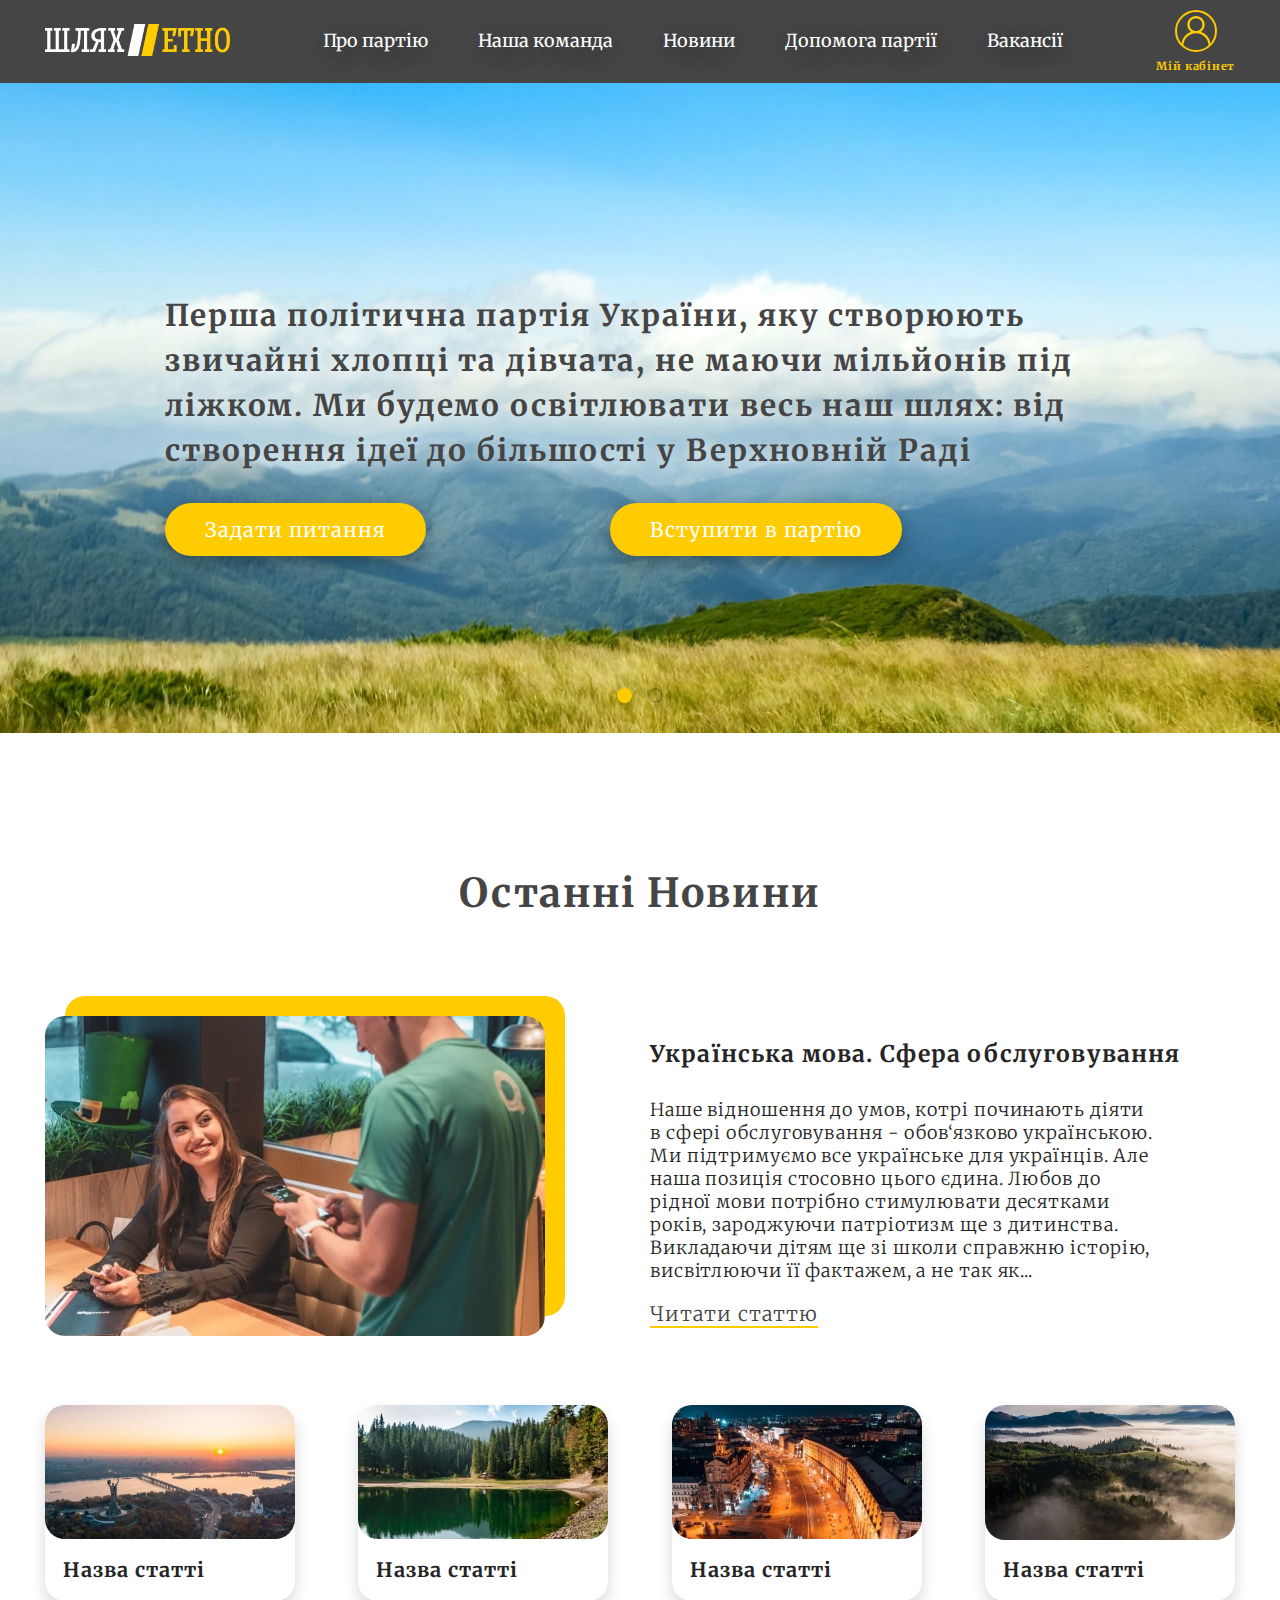
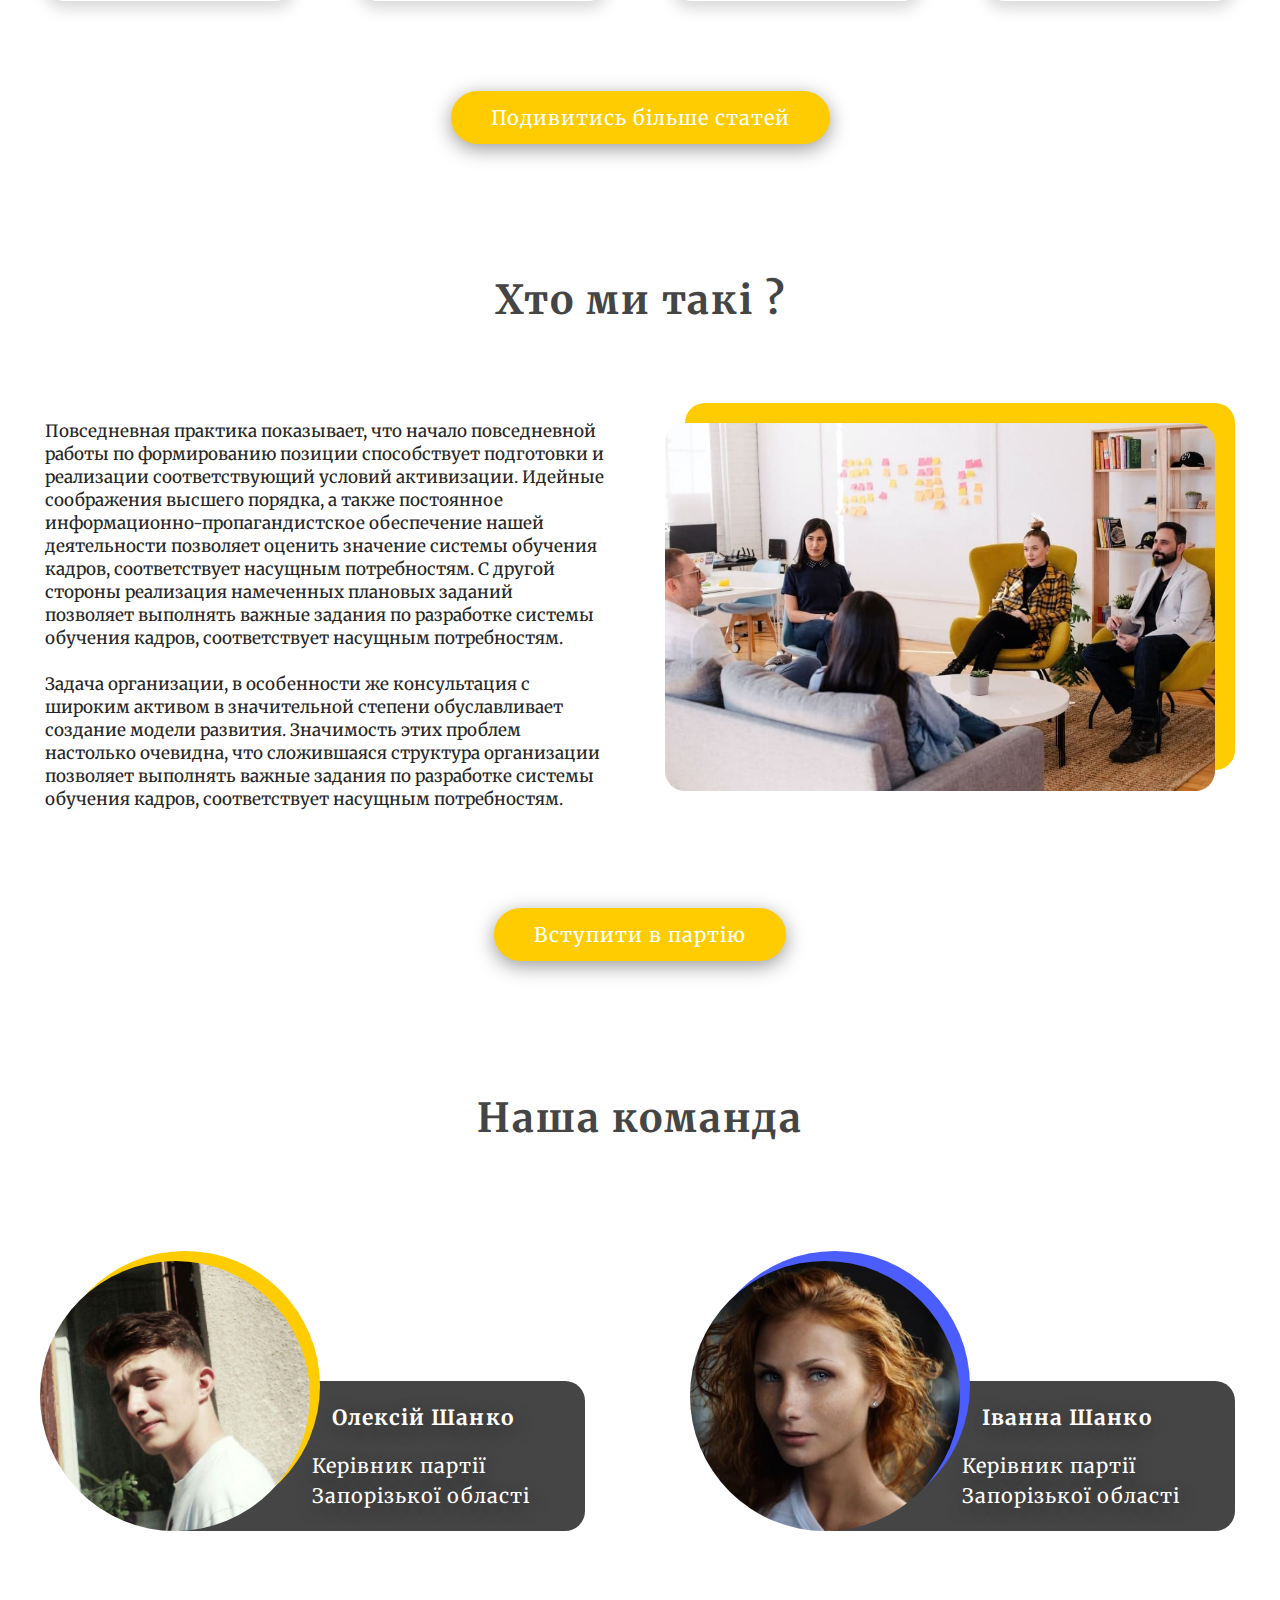
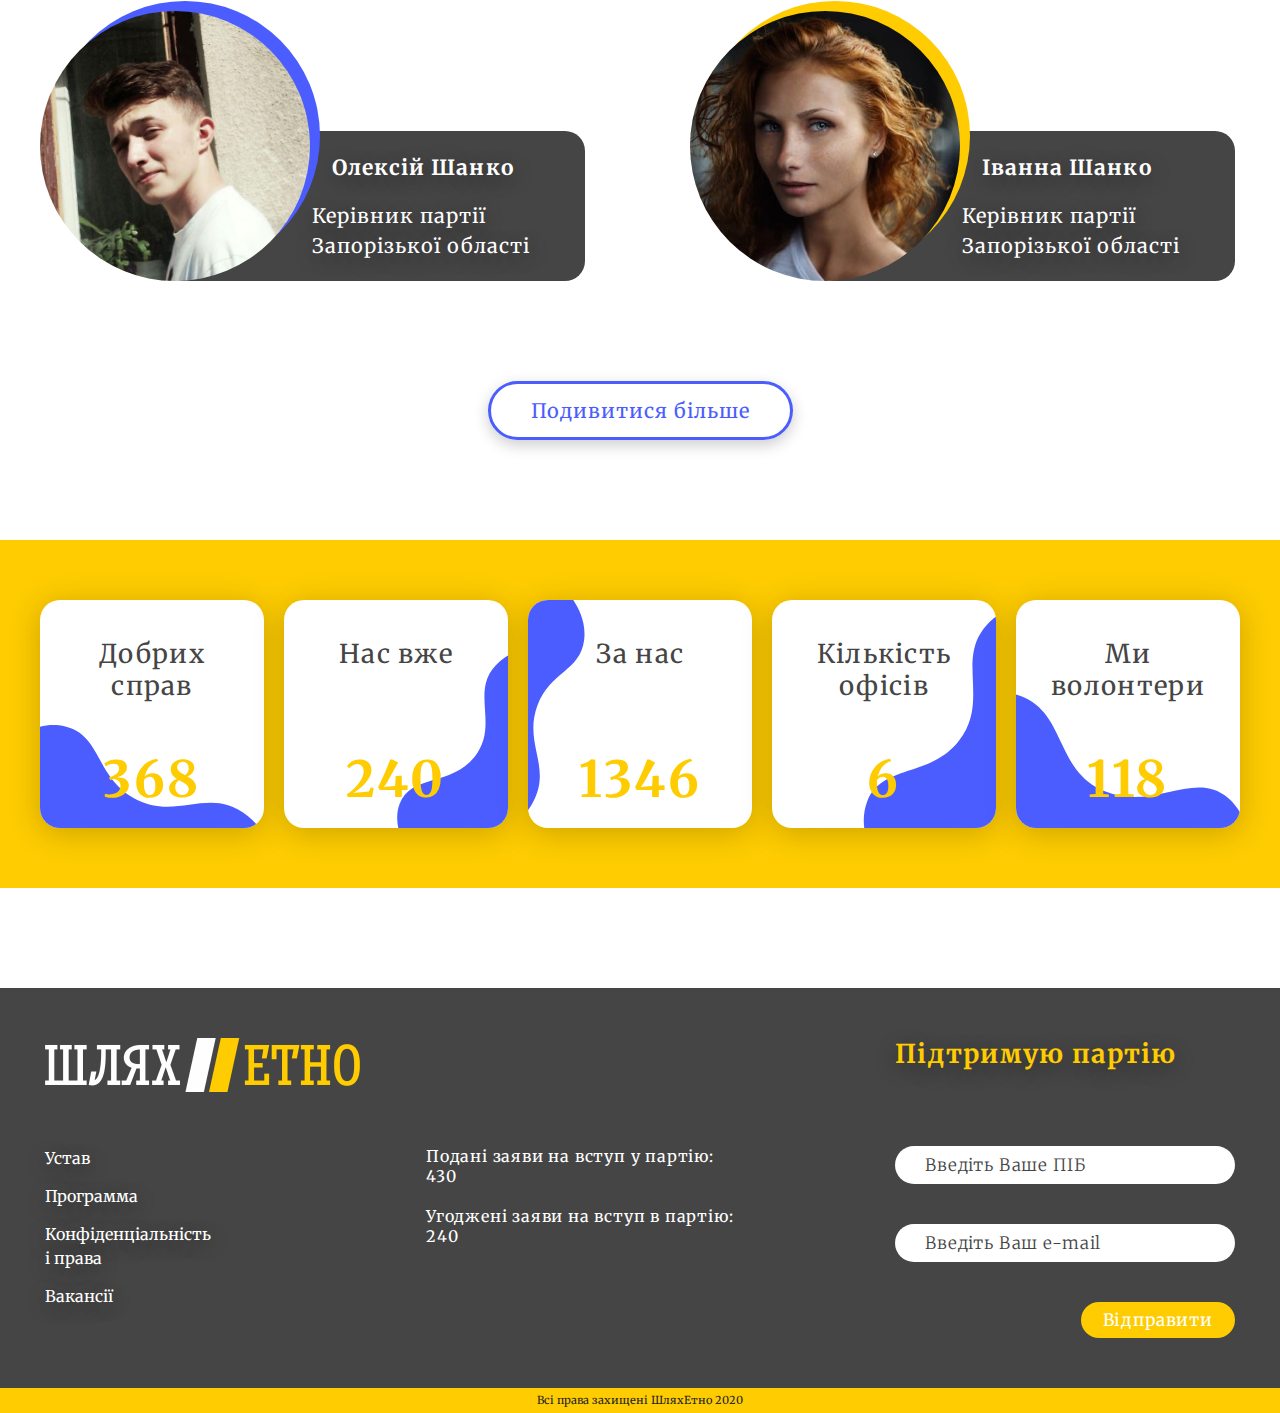
<file: index.html>
<!DOCTYPE html>
<html lang="uk">
  <head>
    <meta charset="UTF-8" />
    <meta http-equiv="X-UA-Compatible" content="IE=edge" />
    <meta name="viewport" content="width=device-width, initial-scale=1.0" />
    <title>Shlyahetno</title>
    <link rel="shortcut icon" href="img/favicon.ico" type="image/x-icon" />
    <link rel="stylesheet" href="css/style.min.css" />
  </head>
  <body>
    <header class="header">
      <div class="container">
        <div class="header__wrapper">
          <div class="header__logo">
            <a href="#" class="header__logo-link"
              ><img src="img/logo.png" alt="шляхетно"
            /></a>
          </div>
          <nav class="menu">
            <ul class="menu__list menu__list_js">
              <li class="menu__list-item menu__list-item_js">
                <a href="">Про партію</a>
              </li>
              <li class="menu__list-item menu__list-item_js">
                <a class="scroll" href="#team">Наша команда</a>
              </li>
              <li class="menu__list-item menu__list-item_js">
                <a class="scroll" href="#news">Новини</a>
              </li>
              <li class="menu__list-item menu__list-item_js">
                <a href="">Допомога партії</a>
              </li>
              <li class="menu__list-item menu__list-item_js">
                <a href="">Вакансії</a>
              </li>
            </ul>
          </nav>
          <a href="#" class="profile">
            <svg
              width="42"
              height="42"
              viewBox="0 0 42 42"
              xmlns="http://www.w3.org/2000/svg"
            >
              <circle cx="21" cy="21" r="20" stroke-width="2" />
              <path
                d="M31.6066 25.3934C29.973 23.7598 28.0283 22.5504 25.9066 21.818C28.1789 20.2529 29.6719 17.6338 29.6719 14.6719C29.6719 9.89004 25.7818 6 21 6C16.2182 6 12.3281 9.89004 12.3281 14.6719C12.3281 17.6338 13.8211 20.2529 16.0934 21.818C13.9717 22.5498 12.027 23.7598 10.3934 25.3934C7.56035 28.2264 6.5 31.4934 6.5 35.5L8.34375 36C8.34375 29.0215 14.0215 23.3438 21 23.3438C27.9785 23.3438 33.6562 29.0215 33.6562 36L35.5 35.5C35.5 31.4934 34.4396 28.2264 31.6066 25.3934ZM21 21C17.5107 21 14.6719 18.1611 14.6719 14.6719C14.6719 11.1826 17.5107 8.34375 21 8.34375C24.4893 8.34375 27.3281 11.1826 27.3281 14.6719C27.3281 18.1611 24.4893 21 21 21Z"
              />
            </svg>
            <div class="profile__text">Мiй кабiнет</div>
          </a>
          <div class="hamburger"><span></span><span></span><span></span></div>
        </div>
      </div>
    </header>
    <main class="main">
      <section class="promo">
        <div class="swiper-container promo__slider">
          <div class="swiper-wrapper">
            <div class="swiper-slide slide-box">
              <img src="img/promo-slider/slide-1.jpg" alt="слайд-1" />
              <p class="promo__text">
                Перша політична партія України, яку створюють звичайні хлопці та
                дівчата, не маючи мільйонів під ліжком. Ми будемо освітлювати
                весь наш шлях: від створення ідеї до більшості у Верхновній Раді
              </p>
              <div class="promo__btns">
                <a href="#" class="btn promo__btn">Задати питання</a>
                <a href="#" class="btn promo__btn">Вступити в партiю</a>
              </div>
            </div>
            <div class="swiper-slide slide-box">
              <img src="img/promo-slider/slide-2.jpeg" alt="слайд-2" />
              <p class="promo__text">
                Перша політична партія України, яку створюють звичайні хлопці та
                дівчата, не маючи мільйонів під ліжком. Ми будемо освітлювати
                весь наш шлях: від створення ідеї до більшості у Верхновній Раді
              </p>
              <div class="promo__btns">
                <a href="#" class="btn promo__btn">Задати питання</a>
                <a href="#" class="btn promo__btn">Вступити в партiю</a>
              </div>
            </div>
          </div>
          <div class="swiper-pagination promo__pagination"></div>
        </div>
      </section>
      <section class="news">
        <div class="container">
          <h2 class="title" id="news">Останнi Новини</h2>
          <div class="tabs">
            <div class="tabs__wrapper">
              <div class="tabs__block is-active tab-1">
                <div class="tabs__content">
                  <div class="tabs__img">
                    <img src="img/news/tab-1.jpg" alt="таб-1" />
                  </div>
                  <div class="tabs__info">
                    <h4 class="tabs__title">
                      Українська мова. Сфера обслуговування
                    </h4>
                    <p class="tabs__text">
                      Наше відношення до умов, котрі починають діяти в сфері
                      обслуговування - обов‘язково українською. Ми підтримуємо
                      все українське для українців. Але наша позиція стосовно
                      цього єдина. Любов до рідної мови потрібно стимулювати
                      десятками років, зароджуючи патріотизм ще з дитинства.
                      Викладаючи дітям ще зі школи справжню історію, висвітлюючи
                      її фактажем, а не так як...
                    </p>
                    <a href="" class="tabs__link">Читати статтю</a>
                  </div>
                </div>
              </div>
              <div class="tabs__block tab-2">
                <div class="tabs__content">
                  <div class="tabs__img">
                    <img src="img/news/tab-1.jpg" alt="таб-1" />
                  </div>
                  <div class="tabs__info">
                    <h4 class="tabs__title">
                      Українська мова. Сфера обслуговування
                    </h4>
                    <p class="tabs__text">
                      Lorem ipsum dolor sit amet consectetur adipisicing elit.
                      Ab rerum vero id eius quia deserunt commodi iure labore
                      quas, dolor, quo vitae fugit corrupti iusto. Rem aliquam,
                      ullam soluta illum temporibus beatae facilis, enim sit
                      nemo dolorum fuga at eos esse quas maxime veniam quis
                      fugit amet cumque porro officiis!
                    </p>
                    <a href="" class="tabs__link">Читати статтю</a>
                  </div>
                </div>
              </div>
              <div class="tabs__block tab-3">
                <div class="tabs__content">
                  <div class="tabs__img">
                    <img src="img/news/tab-1.jpg" alt="таб-1" />
                  </div>
                  <div class="tabs__info">
                    <h4 class="tabs__title">
                      Українська мова. Сфера обслуговування
                    </h4>
                    <p class="tabs__text">
                      Lorem, ipsum dolor sit amet consectetur adipisicing elit.
                      Provident, necessitatibus voluptate esse consequatur
                      sapiente similique ipsa nihil maiores amet laudantium
                      dolorem odio quod doloremque explicabo eveniet corporis.
                      Reprehenderit, vero delectus. Fugit nesciunt hic quis nemo
                      aspernatur officia animi libero exercitationem, doloribus
                      fugiat voluptas laboriosam. Fuga tenetur cum suscipit
                      voluptate eaque optio veritatis assumenda
                    </p>
                    <a href="" class="tabs__link">Читати статтю</a>
                  </div>
                </div>
              </div>
              <div class="tabs__block tab-4">
                <div class="tabs__content">
                  <div class="tabs__img">
                    <img src="img/news/tab-1.jpg" alt="таб-1" />
                  </div>
                  <div class="tabs__info">
                    <h4 class="tabs__title">
                      Українська мова. Сфера обслуговування
                    </h4>
                    <p class="tabs__text">
                      Lorem ipsum dolor sit amet consectetur adipisicing elit.
                      Quos sint error repudiandae nemo, mollitia consequuntur,
                      voluptate ullam ipsum tempora possimus natus id sunt qui
                      reiciendis facere, esse non laborum! Tenetur enim soluta
                      ducimus laboriosam minima eligendi quis illum eveniet,
                      deleniti aliquam consequatur recusandae consectetur,
                      corrupti voluptate earum dolor itaque? Consectetur, earum
                      magnam cumque
                    </p>
                    <a href="" class="tabs__link">Читати статтю</a>
                  </div>
                </div>
              </div>
            </div>
            <nav class="tabs__items">
              <div class="tabs__btn tabs__item is-active" data-tab-name="tab-1">
                <img src="img/news/tabs-item/tab-1.jpg" alt="таб-1" />
                <div class="tabs__btn-name">Назва статті</div>
              </div>
              <div class="tabs__btn tabs__item" data-tab-name="tab-2">
                <img src="img/news/tabs-item/tab-2.jpg" alt="таб-2" />
                <div class="tabs__btn-name">Назва статті</div>
              </div>
              <div class="tabs__btn tabs__item" data-tab-name="tab-3">
                <img src="img/news/tabs-item/tab-3.jpg" alt="таб-3" />
                <div class="tabs__btn-name">Назва статті</div>
              </div>
              <div class="tabs__btn tabs__item" data-tab-name="tab-4">
                <img src="img/news/tabs-item/tab-4.jpg" alt="таб-4" />
                <div class="tabs__btn-name">Назва статті</div>
              </div>
            </nav>
          </div>
          <a href="#" class="btn news__btn">Подивитись бiльше статей</a>
        </div>
      </section>
      <section class="about">
        <div class="container">
          <h2 class="title">Хто ми такi ?</h2>
          <div class="about__wrapper">
            <p class="about__text">
              Повседневная практика показывает, что начало повседневной работы
              по формированию позиции способствует подготовки и реализации
              соответствующий условий активизации. Идейные соображения высшего
              порядка, а также постоянное информационно-пропагандистское
              обеспечение нашей деятельности позволяет оценить значение системы
              обучения кадров, соответствует насущным потребностям. С другой
              стороны реализация намеченных плановых заданий позволяет выполнять
              важные задания по разработке системы обучения кадров,
              соответствует насущным потребностям. <br /><br />
              Задача организации, в особенности же консультация с широким
              активом в значительной степени обуславливает создание модели
              развития. Значимость этих проблем настолько очевидна, что
              сложившаяся структура организации позволяет выполнять важные
              задания по разработке системы обучения кадров, соответствует
              насущным потребностям.
            </p>
            <div class="about__img">
              <img src="img/about/about-1.jpg" alt="про нас" />
            </div>
          </div>
          <a href="#" class="btn">Вступити в партiю</a>
        </div>
      </section>
      <section class="team">
        <div class="container team-container">
          <h2 class="title team__title" id="team">Наша команда</h2>
          <div class="team__wrapper">
            <div class="team__item">
              <div class="team__item-content">
                <div class="team__item-name">Олексiй Шанко</div>
                <br />
                <div class="team__item-position">
                  Керiвник партії <br />
                  Запорiзької областi
                </div>
                <div class="team__item-img">
                  <img src="img/team/vadim.jpg" alt="олексій" />
                </div>
              </div>
            </div>
            <div class="team__item">
              <div class="team__item-content">
                <div class="team__item-name">Iванна Шанко</div>
                <br />
                <div class="team__item-position">
                  Керiвник партії <br />
                  Запорiзької областi
                </div>
                <div class="team__item-img team__item-img_blue">
                  <img src="img/team/chika.jpg" alt="іванна" />
                </div>
              </div>
            </div>
            <div class="team__item">
              <div class="team__item-content">
                <div class="team__item-name">Олексiй Шанко</div>
                <br />
                <div class="team__item-position">
                  Керiвник партії <br />
                  Запорiзької областi
                </div>
                <div class="team__item-img team__item-img_blue">
                  <img src="img/team/vadim.jpg" alt="олексій" />
                </div>
              </div>
            </div>
            <div class="team__item">
              <div class="team__item-content">
                <div class="team__item-name">Iванна Шанко</div>
                <br />
                <div class="team__item-position">
                  Керiвник партії <br />
                  Запорiзької областi
                </div>
                <div class="team__item-img">
                  <img src="img/team/chika.jpg" alt="іванна" />
                </div>
              </div>
            </div>
          </div>
          <a href="#" class="btn team__btn">Подивитися бiльше</a>
        </div>
      </section>
      <section class="quantity">
        <div class="container">
          <div class="quantity__wrapper">
            <div class="quantity__item">
              <div class="quantity__item-text">Добрих справ</div>
              <div class="quantity__item-number">368</div>
              <img
                class="quantity__item-img_1"
                src="img/quantity/icon-1.svg"
                alt=""
              />
            </div>
            <div class="quantity__item">
              <div class="quantity__item-text">Нас вже</div>
              <div class="quantity__item-number">240</div>
              <img
                class="quantity__item-img_2"
                src="img/quantity/icon-2.svg"
                alt=""
              />
            </div>
            <div class="quantity__item">
              <div class="quantity__item-text">За нас</div>
              <div class="quantity__item-number">1346</div>
              <img
                class="quantity__item-img_3"
                src="img/quantity/icon-3.svg"
                alt=""
              />
            </div>
            <div class="quantity__item">
              <div class="quantity__item-text">Кiлькiсть офiсiв</div>
              <div class="quantity__item-number">6</div>
              <img
                class="quantity__item-img_4"
                src="img/quantity/icon-4.svg"
                alt=""
              />
            </div>
            <div class="quantity__item">
              <div class="quantity__item-text">Ми волонтери</div>
              <div class="quantity__item-number">118</div>
              <img
                class="quantity__item-img_5"
                src="img/quantity/icon-5.svg"
                alt=""
              />
            </div>
          </div>
        </div>
      </section>
    </main>
    <footer class="footer">
      <div class="container footer__container">
        <div class="footer__top">
          <div class="footer__logo">
            <a href="#"><img src="img/logo.png" alt="шляхетно" /></a>
          </div>
          <div class="footer__text">Підтримую партію</div>
        </div>
        <div class="footer__bottom">
          <nav class="menu">
            <ul class="menu__list">
              <li class="menu__list-item"><a href="#">Устав</a></li>
              <li class="menu__list-item"><a href="#">Программа</a></li>
              <li class="menu__list-item">
                <a href="#">Конфіденціальність і права</a>
              </li>
              <li class="menu__list-item"><a href="#">Вакансiї</a></li>
            </ul>
          </nav>
          <div class="footer__statements">
            <div class="footer__statement">
              Подані заяви на вступ у партію: <span>430</span>
            </div>
            <br />
            <div class="footer__statement">
              Угоджені заяви на вступ в партію: <span>240</span>
            </div>
          </div>
          <form action="" method="POST" class="footer-form">
            <input
              required
              type="text"
              name="name"
              placeholder="Введіть Ваше ПІБ"
            />
            <input
              required
              type="email"
              name="email"
              placeholder="Введіть Ваш e-mail"
            />
            <button type="submit">Відправити</button>
          </form>
        </div>
      </div>
      <div class="footer-copy">Всi права захищенi ШляхЕтно 2020</div>
    </footer>
    <script
      src="https://code.jquery.com/jquery-3.5.1.min.js"
      integrity="sha256-9/aliU8dGd2tb6OSsuzixeV4y/faTqgFtohetphbbj0="
      crossorigin="anonymous"
    ></script>
    <script src="js/slider-swiper.js"></script>
    <script src="js/jquery.maskedinput.min.js"></script>
    <script src="js/script.js"></script>
  </body>
</html>
</file>
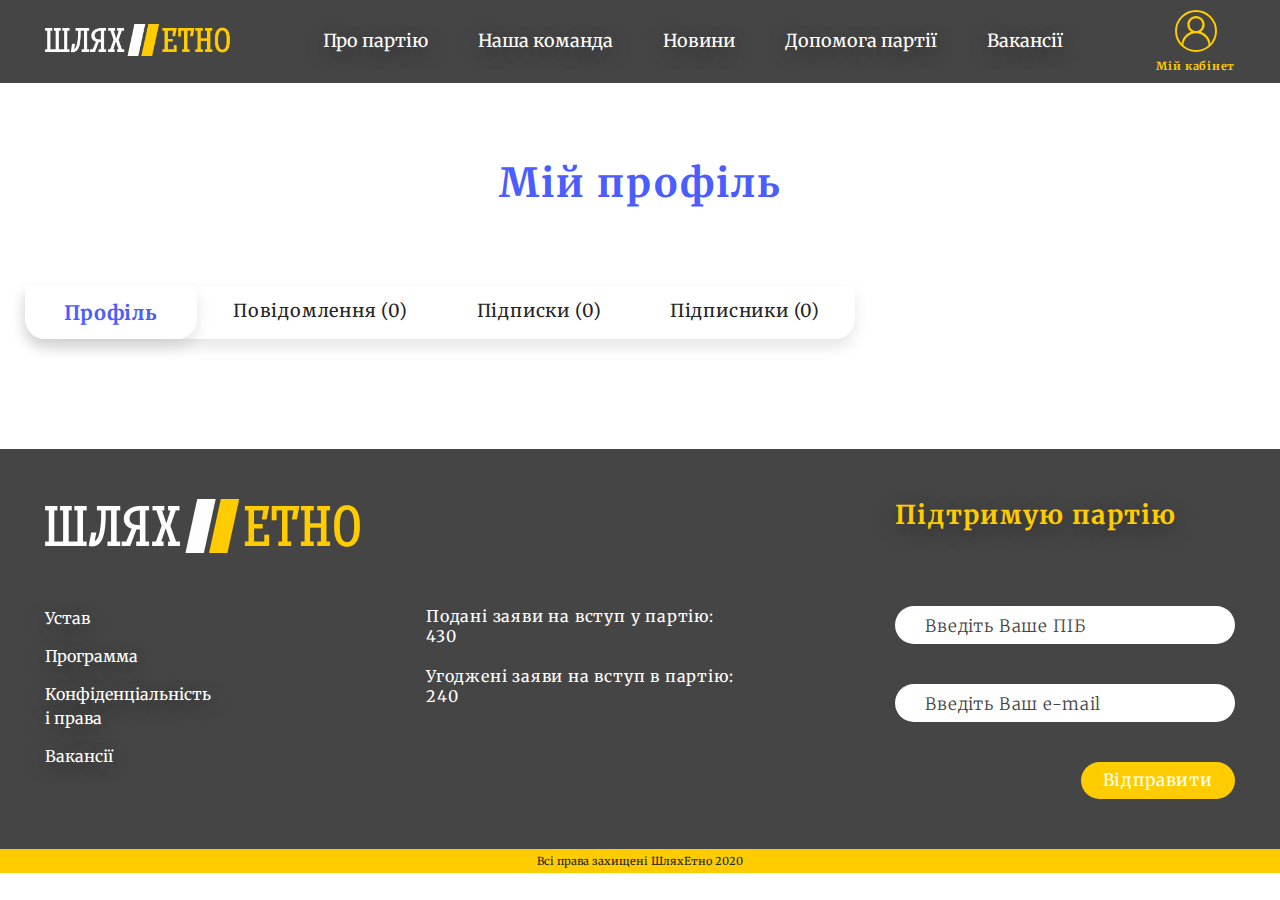
<file: profile.html>
<!DOCTYPE html>
<html lang="uk">
  <head>
    <meta charset="UTF-8" />
    <meta http-equiv="X-UA-Compatible" content="IE=edge" />
    <meta name="viewport" content="width=device-width, initial-scale=1.0" />
    <title>Profile</title>
    <link rel="shortcut icon" href="img/favicon.ico" type="image/x-icon" />
    <link rel="stylesheet" href="css/style.min.css" />
  </head>
  <body>
    <header class="header">
      <div class="container">
        <div class="header__wrapper">
          <div class="header__logo">
            <a href="#" class="header__logo-link"
              ><img src="img/logo.png" alt="шляхетно"
            /></a>
          </div>
          <nav class="menu">
            <ul class="menu__list menu__list_js">
              <li class="menu__list-item menu__list-item_js">
                <a href="">Про партію</a>
              </li>
              <li class="menu__list-item menu__list-item_js">
                <a class="scroll" href="#team">Наша команда</a>
              </li>
              <li class="menu__list-item menu__list-item_js">
                <a class="scroll" href="#news">Новини</a>
              </li>
              <li class="menu__list-item menu__list-item_js">
                <a href="">Допомога партії</a>
              </li>
              <li class="menu__list-item menu__list-item_js">
                <a href="">Вакансії</a>
              </li>
            </ul>
          </nav>
          <a href="#" class="profile">
            <svg
              width="42"
              height="42"
              viewBox="0 0 42 42"
              xmlns="http://www.w3.org/2000/svg"
            >
              <circle cx="21" cy="21" r="20" stroke-width="2" />
              <path
                d="M31.6066 25.3934C29.973 23.7598 28.0283 22.5504 25.9066 21.818C28.1789 20.2529 29.6719 17.6338 29.6719 14.6719C29.6719 9.89004 25.7818 6 21 6C16.2182 6 12.3281 9.89004 12.3281 14.6719C12.3281 17.6338 13.8211 20.2529 16.0934 21.818C13.9717 22.5498 12.027 23.7598 10.3934 25.3934C7.56035 28.2264 6.5 31.4934 6.5 35.5L8.34375 36C8.34375 29.0215 14.0215 23.3438 21 23.3438C27.9785 23.3438 33.6562 29.0215 33.6562 36L35.5 35.5C35.5 31.4934 34.4396 28.2264 31.6066 25.3934ZM21 21C17.5107 21 14.6719 18.1611 14.6719 14.6719C14.6719 11.1826 17.5107 8.34375 21 8.34375C24.4893 8.34375 27.3281 11.1826 27.3281 14.6719C27.3281 18.1611 24.4893 21 21 21Z"
              />
            </svg>
            <div class="profile__text">Мiй кабiнет</div>
          </a>
          <div class="hamburger"><span></span><span></span><span></span></div>
        </div>
      </div>
    </header>
    <main class="main">
      <section class="user-profile">
        <div class="container">
          <h1 class="title title_blue">Мiй профiль</h1>
          <nav class="user-profile__menu">
            <ul class="user-profile__tabs">
              <li
                class="user-profile__tab user-profile__tab_1 tabs__item is-active"
                data-tab-name="tab-1"
              >
                Профіль
              </li>
              <li
                class="user-profile__tab user-profile__tab_2 tabs__item"
                data-tab-name="tab-2"
              >
                Повідомлення (<span>0</span>)
              </li>
              <li
                class="user-profile__tab user-profile__tab_3 tabs__item"
                data-tab-name="tab-3"
              >
                Підписки (<span>0</span>)
              </li>
              <li
                class="user-profile__tab user-profile__tab_4 tabs__item"
                data-tab-name="tab-4"
              >
                Підписники (<span>0</span>)
              </li>
            </ul>
          </nav>
          <div class="user-profile__tabs-content">
            <div class="user-profile__tab-content tabs__block tab-1">
              <div class="tab-profile">
                <div class="tab-profile__data"></div>
                <div class="tab-profile__biography"></div>
              </div>
            </div>
            <div class="user-profile__tab-content tabs__block tab-2">
              <div class="tab-messages in-development">В розробці</div>
            </div>
            <div class="user-profile__tab-content tabs__block tab-3">
              <div class="tab-subscriptions in-development">В розробці</div>
            </div>
            <div class="user-profile__tab-content tabs__block tab-4">
              <div class="tab-subscribers in-development">В розробці</div>
            </div>
          </div>
        </div>
      </section>
    </main>
    <footer class="footer">
      <div class="container footer__container">
        <div class="footer__top">
          <div class="footer__logo">
            <a href="#"><img src="img/logo.png" alt="шляхетно" /></a>
          </div>
          <div class="footer__text">Підтримую партію</div>
        </div>
        <div class="footer__bottom">
          <nav class="menu">
            <ul class="menu__list">
              <li class="menu__list-item"><a href="#">Устав</a></li>
              <li class="menu__list-item"><a href="#">Программа</a></li>
              <li class="menu__list-item">
                <a href="#">Конфіденціальність і права</a>
              </li>
              <li class="menu__list-item"><a href="#">Вакансiї</a></li>
            </ul>
          </nav>
          <div class="footer__statements">
            <div class="footer__statement">
              Подані заяви на вступ у партію: <span>430</span>
            </div>
            <br />
            <div class="footer__statement">
              Угоджені заяви на вступ в партію: <span>240</span>
            </div>
          </div>
          <form action="" method="POST" class="footer-form">
            <input
              required
              type="text"
              name="name"
              placeholder="Введіть Ваше ПІБ"
            />
            <input
              required
              type="email"
              name="email"
              placeholder="Введіть Ваш e-mail"
            />
            <button type="submit">Відправити</button>
          </form>
        </div>
      </div>
      <div class="footer-copy">Всi права захищенi ШляхЕтно 2020</div>
    </footer>
    <script
      src="https://code.jquery.com/jquery-3.5.1.min.js"
      integrity="sha256-9/aliU8dGd2tb6OSsuzixeV4y/faTqgFtohetphbbj0="
      crossorigin="anonymous"
    ></script>
    <script src="js/slider-swiper.js"></script>
    <script src="js/jquery.maskedinput.min.js"></script>
    <script src="js/script.js"></script>
  </body>
</html>
</file>
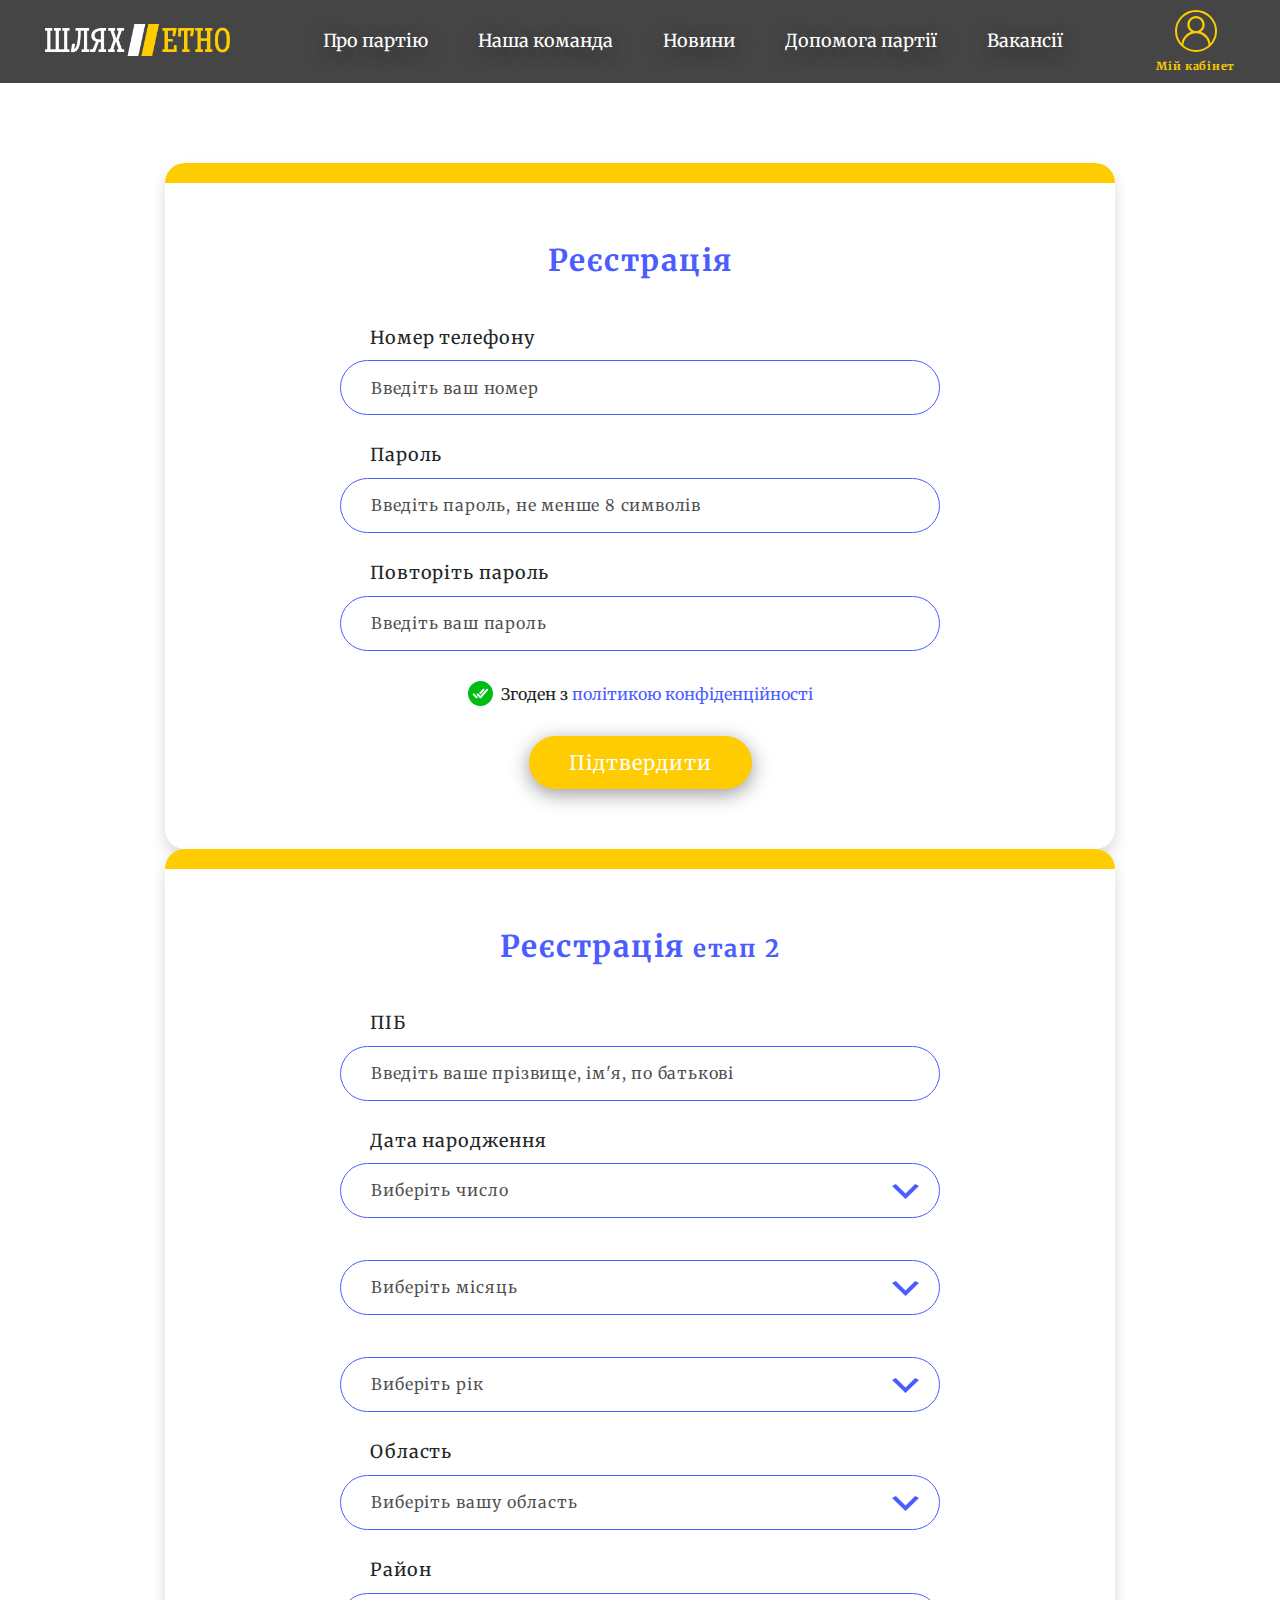
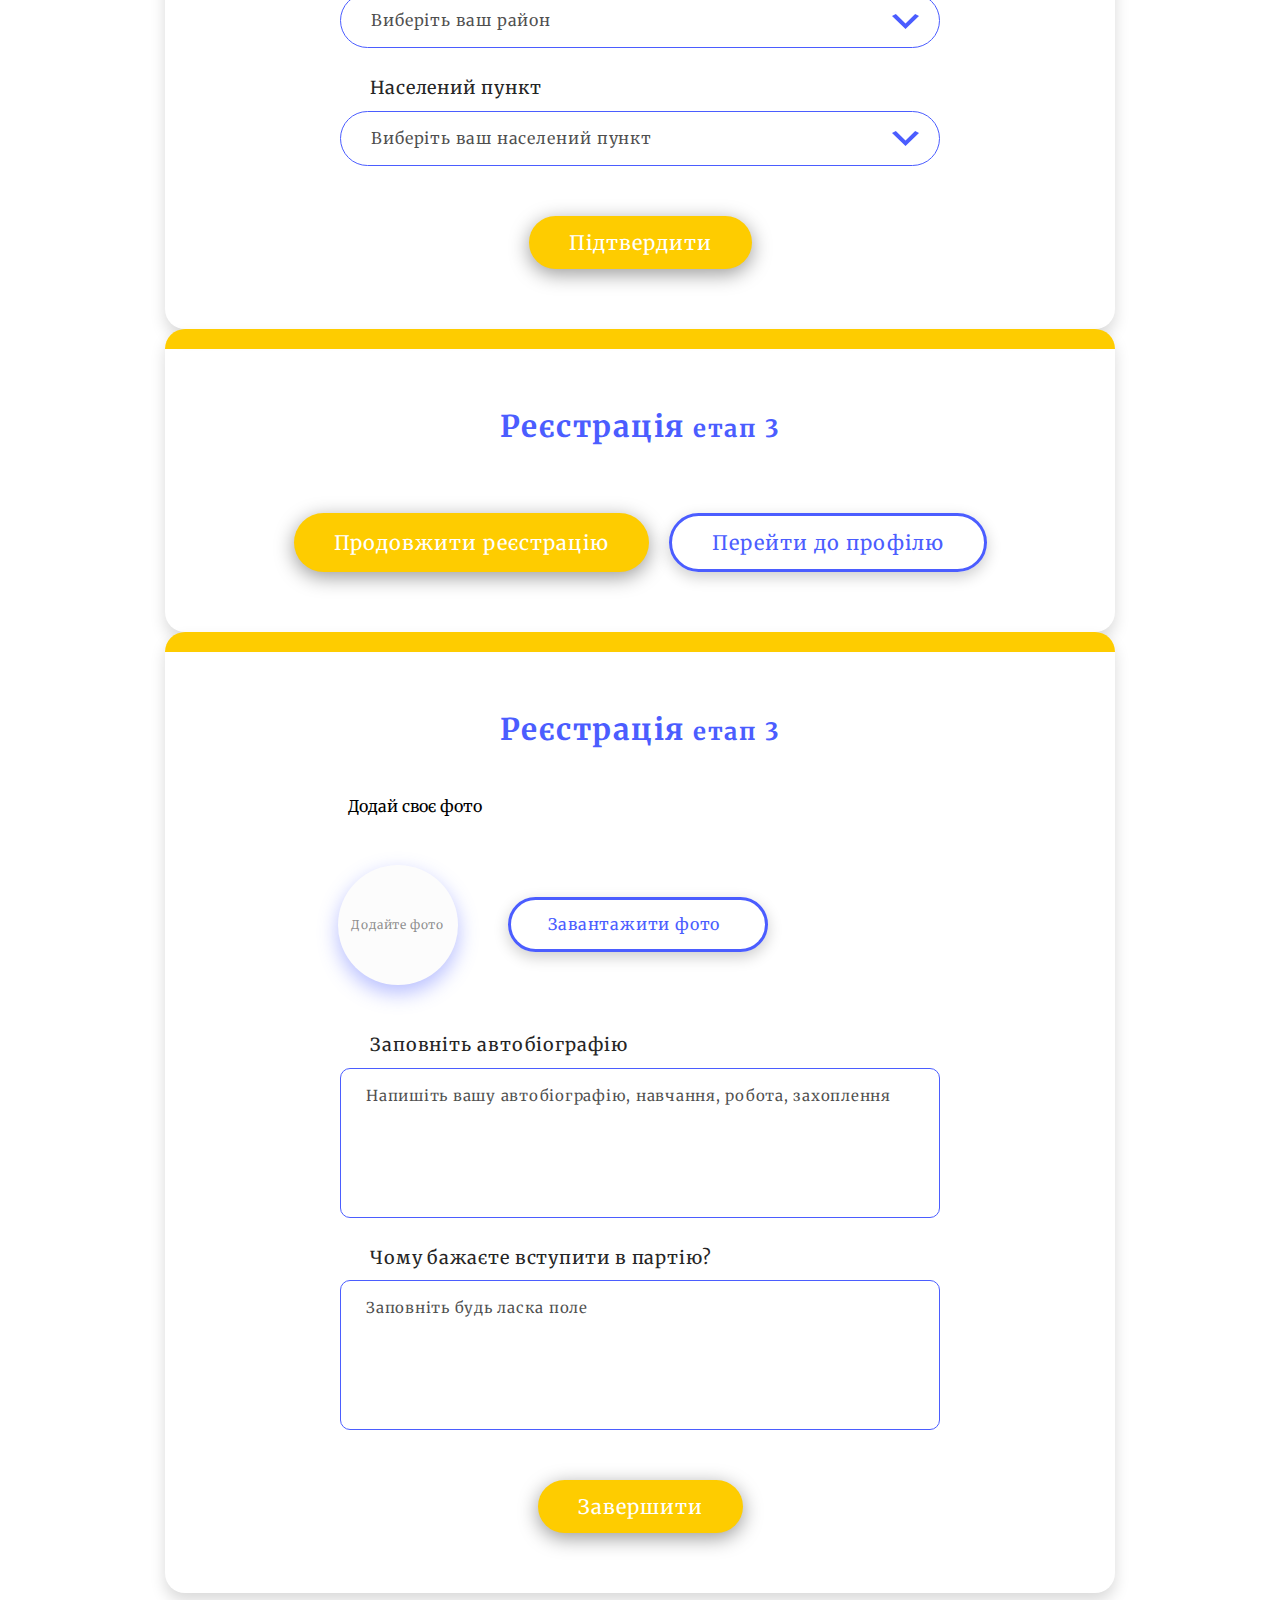
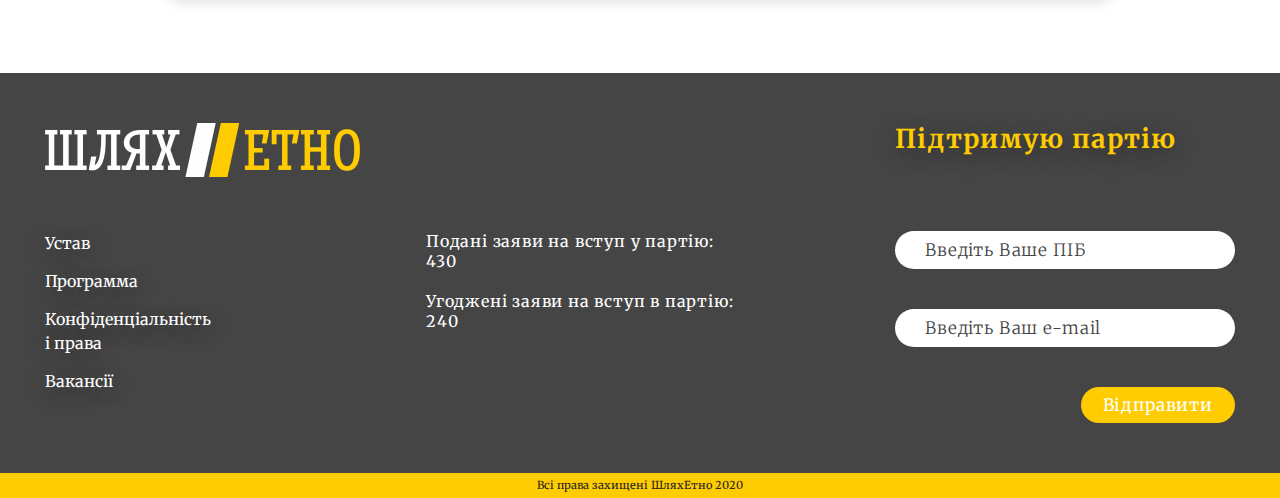
<file: registration.html>
<!DOCTYPE html>
<html lang="uk">
  <head>
    <meta charset="UTF-8" />
    <meta http-equiv="X-UA-Compatible" content="IE=edge" />
    <meta name="viewport" content="width=device-width, initial-scale=1.0" />
    <title>Registration</title>
    <link rel="shortcut icon" href="img/favicon.ico" type="image/x-icon" />
    <link rel="stylesheet" href="css/style.min.css" />
  </head>
  <body>
    <header class="header">
      <div class="container">
        <div class="header__wrapper">
          <div class="header__logo">
            <a href="#" class="header__logo-link"
              ><img src="img/logo.png" alt="шляхетно"
            /></a>
          </div>
          <nav class="menu">
            <ul class="menu__list menu__list_js">
              <li class="menu__list-item menu__list-item_js">
                <a href="">Про партію</a>
              </li>
              <li class="menu__list-item menu__list-item_js">
                <a class="scroll" href="#team">Наша команда</a>
              </li>
              <li class="menu__list-item menu__list-item_js">
                <a class="scroll" href="#news">Новини</a>
              </li>
              <li class="menu__list-item menu__list-item_js">
                <a href="">Допомога партії</a>
              </li>
              <li class="menu__list-item menu__list-item_js">
                <a href="">Вакансії</a>
              </li>
            </ul>
          </nav>
          <a href="#" class="profile">
            <svg
              width="42"
              height="42"
              viewBox="0 0 42 42"
              xmlns="http://www.w3.org/2000/svg"
            >
              <circle cx="21" cy="21" r="20" stroke-width="2" />
              <path
                d="M31.6066 25.3934C29.973 23.7598 28.0283 22.5504 25.9066 21.818C28.1789 20.2529 29.6719 17.6338 29.6719 14.6719C29.6719 9.89004 25.7818 6 21 6C16.2182 6 12.3281 9.89004 12.3281 14.6719C12.3281 17.6338 13.8211 20.2529 16.0934 21.818C13.9717 22.5498 12.027 23.7598 10.3934 25.3934C7.56035 28.2264 6.5 31.4934 6.5 35.5L8.34375 36C8.34375 29.0215 14.0215 23.3438 21 23.3438C27.9785 23.3438 33.6562 29.0215 33.6562 36L35.5 35.5C35.5 31.4934 34.4396 28.2264 31.6066 25.3934ZM21 21C17.5107 21 14.6719 18.1611 14.6719 14.6719C14.6719 11.1826 17.5107 8.34375 21 8.34375C24.4893 8.34375 27.3281 11.1826 27.3281 14.6719C27.3281 18.1611 24.4893 21 21 21Z"
              />
            </svg>
            <div class="profile__text">Мiй кабiнет</div>
          </a>
          <div class="hamburger"><span></span><span></span><span></span></div>
        </div>
      </div>
    </header>
    <main class="main">
      <section class="registration">
        <form class="form" action="#" method="post">
          <div class="form__title">Реєстрація</div>
          <label
            ><span class="label-text">Номер телефону</span>
            <input
              required
              name="phone"
              type="tel"
              placeholder="Введiть ваш номер"
            />
          </label>
          <label
            ><span class="label-text">Пароль</span>
            <input
              required
              minlength="8"
              type="password"
              name="password"
              placeholder="Введiть пароль, не менше 8 символiв"
            />
          </label>
          <label
            ><span class="label-text">Повторіть пароль</span>
            <input
              required
              minlength="8"
              type="password"
              name="password"
              placeholder="Введiть ваш пароль"
            />
          </label>
          <div class="confident">
            <img
              class="confident-img"
              src="img/confident-icon.svg"
              alt="конфіденційність захищена"
            />
            <div class="confident-text">
              Згоден з <a href="#">політикою конфіденційності</a>
            </div>
          </div>
          <button type="submit" class="btn">Пiдтвердити</button>
        </form>
        <form class="form" action="#" method="post">
          <div class="form__title">Реєстрація <span>етап 2</span></div>
          <label
            ><span class="label-text">ПІБ</span>
            <input
              required
              name="name"
              type="text"
              placeholder="Введiть ваше прізвище, ім'я, по батькові"
            />
          </label>
          <label
            ><span class="label-text">Дата народження</span>
            <select required class="custom-select" name="dayBorn">
              <option>Виберіть число</option>
              <option>1</option>
              <option>2</option>
              <option>3</option>
              <option>4</option>
              <option>5</option>
              <option>6</option>
              <option>7</option>
              <option>8</option>
              <option>9</option>
              <option>10</option>
              <option>11</option>
              <option>12</option>
              <option>13</option>
              <option>14</option>
              <option>15</option>
              <option>16</option>
              <option>17</option>
              <option>18</option>
              <option>19</option>
              <option>20</option>
              <option>21</option>
              <option>22</option>
              <option>23</option>
              <option>24</option>
              <option>25</option>
              <option>26</option>
              <option>27</option>
              <option>28</option>
              <option>29</option>
              <option>30</option>
              <option>31</option>
            </select>
          </label>
          <label>
            <select required class="custom-select" name="monthBorn">
              <option>Виберіть місяць</option>
              <option>1</option>
              <option>2</option>
              <option>3</option>
              <option>4</option>
              <option>5</option>
              <option>6</option>
              <option>7</option>
              <option>8</option>
              <option>9</option>
              <option>10</option>
              <option>11</option>
              <option>12</option>
            </select>
          </label>
          <label>
            <select required class="custom-select" name="yearBorn">
              <option>Виберіть рік</option>
              <option>2008</option>
              <option>2007</option>
              <option>2006</option>
              <option>2005</option>
              <option>2004</option>
              <option>2003</option>
              <option>2002</option>
              <option>2001</option>
              <option>2000</option>
              <option>1999</option>
              <option>1998</option>
              <option>1997</option>
              <option>1996</option>
              <option>1995</option>
              <option>1994</option>
              <option>1993</option>
              <option>1992</option>
              <option>1991</option>
              <option>1990</option>
              <option>1989</option>
              <option>1988</option>
              <option>1987</option>
              <option>1986</option>
              <option>1985</option>
              <option>1984</option>
              <option>1983</option>
              <option>1982</option>
              <option>1981</option>
              <option>1980</option>
              <option>1979</option>
              <option>1978</option>
              <option>1977</option>
              <option>1976</option>
              <option>1975</option>
              <option>1974</option>
              <option>1973</option>
              <option>1972</option>
              <option>1971</option>
              <option>1970</option>
              <option>1969</option>
              <option>1968</option>
              <option>1967</option>
              <option>1966</option>
              <option>1965</option>
              <option>1964</option>
              <option>1963</option>
              <option>1962</option>
              <option>1961</option>
              <option>1960</option>
              <option>1959</option>
              <option>1958</option>
              <option>1957</option>
              <option>1956</option>
              <option>1955</option>
              <option>1954</option>
              <option>1953</option>
              <option>1952</option>
              <option>1951</option>
              <option>1950</option>
            </select>
          </label>
          <label
            ><span class="label-text">Область</span>
            <select required class="custom-select" name="region">
              <option>Виберiть вашу область</option>
              <option>Київська</option>
              <option>Вінницька</option>
              <option>Львівська</option>
              <option>Одеська</option>
              <option>Харківська</option>
              <option>Житомирська</option>
              <option>Сумська</option>
              <option>Хмельницька</option>
              <option>Миколаївська</option>
              <option>Донецька</option>
              <option>Черкаська</option>
              <option>Чернігівська</option>
            </select>
          </label>
          <label
            ><span class="label-text">Район</span>
            <select required class="custom-select" name="area">
              <option>Виберiть ваш район</option>
              <option>Бровари</option>
              <option>Ірпінь</option>
              <option>Вишгород</option>
              <option>Галичина</option>
              <option>Яготинське</option>
              <option>Простоквашино</option>
            </select>
          </label>
          <label
            ><span class="label-text">Населений пункт</span>
            <select required class="custom-select" name="city">
              <option>Виберiть ваш населений пункт</option>
              <option>Київ</option>
              <option>Вінниця</option>
              <option>Львів</option>
              <option>Одеса</option>
              <option>Харків</option>
              <option>Житомир</option>
            </select>
          </label>
          <button type="submit" class="btn">Пiдтвердити</button>
        </form>
        <form class="form" action="#" method="post">
          <div class="form__title">Реєстрація <span>етап 3</span></div>
          <div class="btn__wrapper">
            <button type="submit" class="btn btn_continue">
              Продовжити реєстрацію
            </button>
            <button type="submit" class="btn btn_blue">
              Перейти до профiлю
            </button>
          </div>
        </form>
        <form class="form form_last-step" action="#" method="post">
          <div class="form__title">Реєстрація <span>етап 3</span></div>
          <div class="form__text">Додай своє фото</div>
          <div class="form__add-photo">
            <div class="form__profile-photo"><span>Додайте фото</span></div>
            <label class="download-photo">
              <input required class="btn btn_blue" type="file" name="photo" />
              <span>Завантажити фото</span>
            </label>
          </div>
          <label>
            <span class="label-text">Заповніть автобіографію</span>
            <textarea
              required
              name="biography"
              placeholder="Напишіть вашу автобіографію, навчання, робота, захоплення"
            ></textarea>
          </label>
          <label>
            <span class="label-text">Чому бажаєте вступити в партію?</span>
            <textarea
              required
              name="why"
              placeholder="Заповніть будь ласка поле"
            ></textarea>
          </label>
          <button type="submit" class="btn">Завершити</button>
        </form>
      </section>
    </main>
    <footer class="footer">
      <div class="container footer__container">
        <div class="footer__top">
          <div class="footer__logo">
            <a href="#"><img src="img/logo.png" alt="шляхетно" /></a>
          </div>
          <div class="footer__text">Підтримую партію</div>
        </div>
        <div class="footer__bottom">
          <nav class="menu">
            <ul class="menu__list">
              <li class="menu__list-item"><a href="#">Устав</a></li>
              <li class="menu__list-item"><a href="#">Программа</a></li>
              <li class="menu__list-item">
                <a href="#">Конфіденціальність і права</a>
              </li>
              <li class="menu__list-item"><a href="#">Вакансiї</a></li>
            </ul>
          </nav>
          <div class="footer__statements">
            <div class="footer__statement">
              Подані заяви на вступ у партію: <span>430</span>
            </div>
            <br />
            <div class="footer__statement">
              Угоджені заяви на вступ в партію: <span>240</span>
            </div>
          </div>
          <form action="" method="POST" class="footer-form">
            <input
              required
              type="text"
              name="name"
              placeholder="Введіть Ваше ПІБ"
            />
            <input
              required
              type="email"
              name="email"
              placeholder="Введіть Ваш e-mail"
            />
            <button type="submit">Відправити</button>
          </form>
        </div>
      </div>
      <div class="footer-copy">Всi права захищенi ШляхЕтно 2020</div>
    </footer>
    <script
      src="https://code.jquery.com/jquery-3.5.1.min.js"
      integrity="sha256-9/aliU8dGd2tb6OSsuzixeV4y/faTqgFtohetphbbj0="
      crossorigin="anonymous"
    ></script>
    <script src="js/slider-swiper.js"></script>
    <script src="js/jquery.maskedinput.min.js"></script>
    <script src="js/script.js"></script>
  </body>
</html>
</file>
